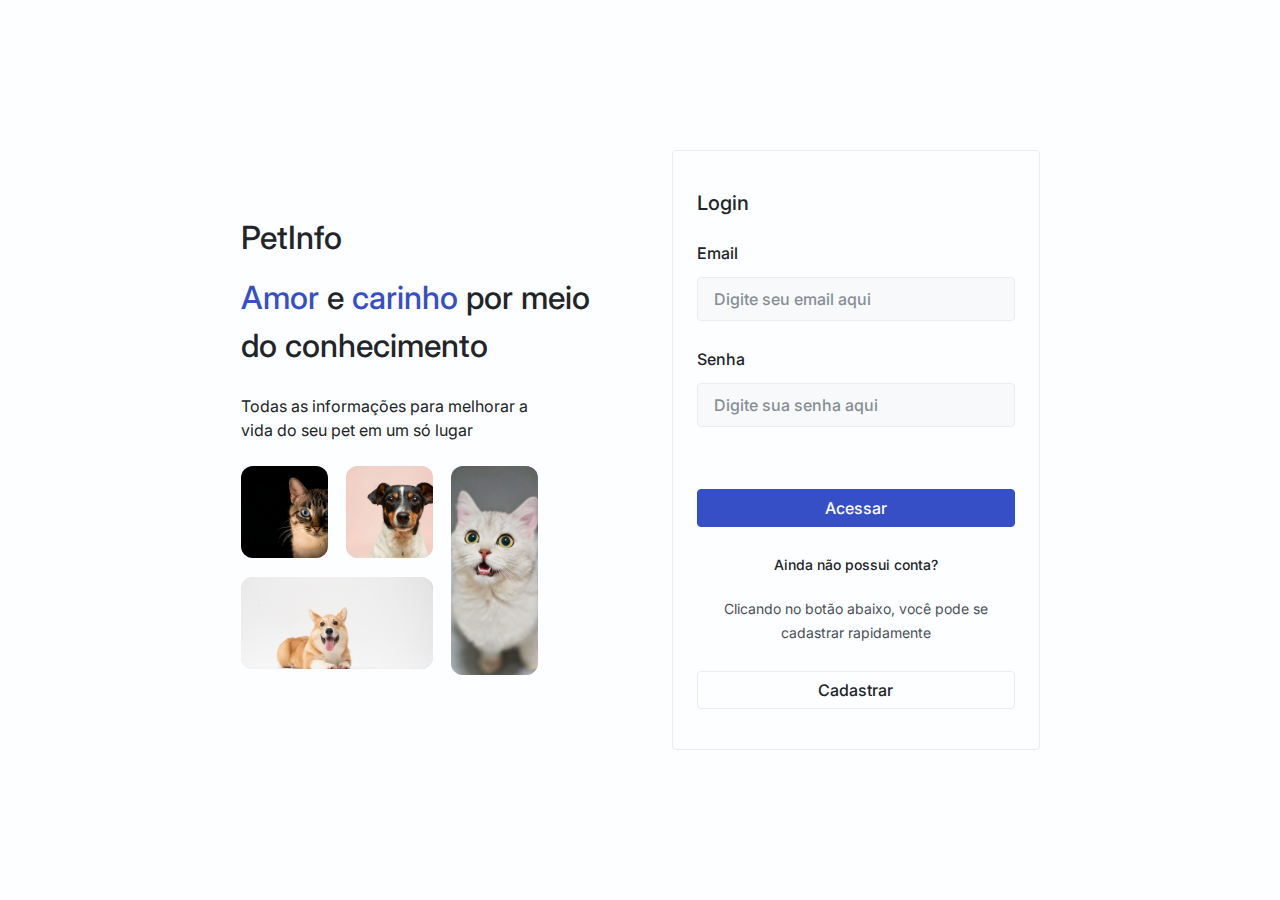
<file: index.html>
<!DOCTYPE html>
<html lang="pt-BR">
  <head>
    <meta charset="UTF-8" />
    <meta http-equiv="X-UA-Compatible" content="IE=edge" />
    <meta name="viewport" content="width=device-width, initial-scale=1.0" />
    <!-- FONTE -->
    <link rel="preconnect" href="https://fonts.googleapis.com" />
    <link rel="preconnect" href="https://fonts.gstatic.com" crossorigin />
    <link
      href="https://fonts.googleapis.com/css2?family=IBM+Plex+Sans:wght@100;200;300;400;500;600;700&family=Inter:wght@100;200;300;400;500;600;700;800;900&display=swap"
      rel="stylesheet"
    />

    <!-- CSS -->
    <link rel="stylesheet" href="./src/styles/reset.css" />
    <link rel="stylesheet" href="./src/styles/globalStyles.css" />
    <link rel="stylesheet" href="./src/styles/index.css" />

    <!-- SCRIPT -->
    <script type="module" defer src="./src/scripts/index.js"></script>

    <title>PetInfo - Página Inicial</title>
  </head>
  <body>
    <main class="main__container--homepage">
      <section class="homepage__container--info">
        <div class="description__container">
          <h1 class="description__container--h1">PetInfo</h1>
          <h2 class="description__container--h2">
            <strong>Amor </strong>e<strong> carinho</strong> por meio do
            conhecimento
          </h2>
          <p class="description__container--p">
            Todas as informações para melhorar a vida do seu pet em um só lugar
          </p>
        </div>
        <div class="petImages__container">
          <img
            class="petImages__container--catSquare"
            src="./src/assets/images/homepage-cat1.svg"
            alt="Cat"
          />
          <img
            class="petImages__container--dogSquare"
            src="./src/assets/images/homepage-dog1.svg"
            alt="Dog"
          />
          <img
            class="petImages__container--catRectangle"
            src="./src/assets/images/homepage-cat2.svg"
            alt="Cat"
          />
          <img
            class="petImages__container--dogRectangle"
            src="./src/assets/images/homepage-dog2.svg"
            alt="Dog"
          />
        </div>
      </section>
      <section class="homepage__container--login">
        <h3 class="login__container--title">Login</h3>
        <form class="login__container--form">
          <div class="form__container--email">
            <label class="form__email--label" for="email">Email</label>
            <input
              class="form__email--input login__input"
              placeholder="Digite seu email aqui"
              type="email"
              name="email"
            />
          </div>
          <div class="form__container--password">
            <label class="form__password--label" for="password">Senha</label>
            <input
              class="form__password--input login__input"
              placeholder="Digite sua senha aqui"
              type="password"
              name="password"
              autocomplete="current-password"
            />
            <p class="form__password--error"></p>
          </div>
          <button class="form__container--loginBtn" type="submit">
            Acessar
          </button>
        </form>
        <div class="login__container--signup">
          <p class="login__container--signupQuestion">
            Ainda não possui conta?
          </p>
          <p class="login__container--signupInstruction">
            Clicando no botão abaixo, você pode se cadastrar rapidamente
          </p>
        </div>
        <a class="login__container--signupBtn" href="./src/pages/register.html">
          Cadastrar
        </a>
      </section>
    </main>
  </body>
</html>
</file>
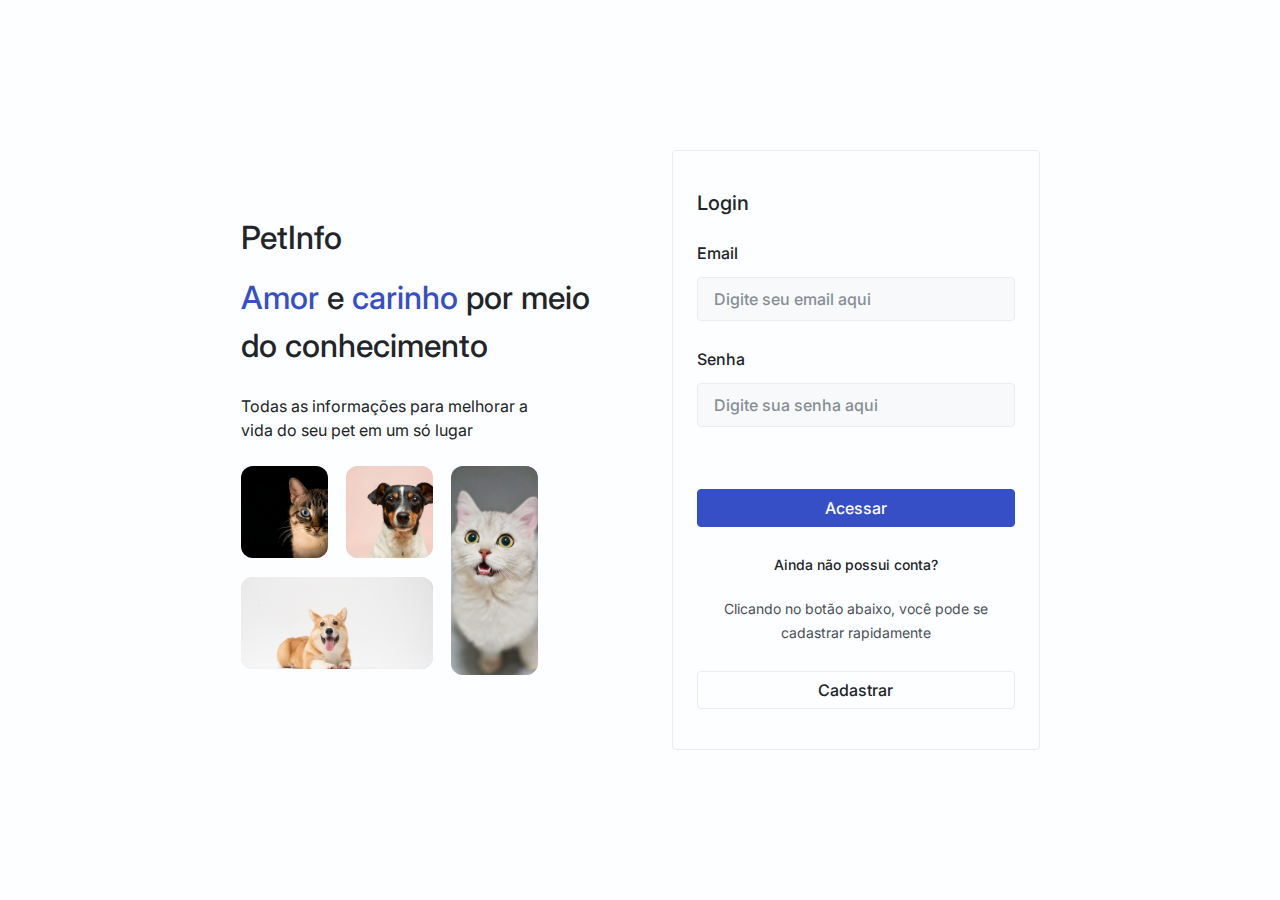
<file: src/pages/dashboard.html>
<!DOCTYPE html>
<html lang="pt-BR">
  <head>
    <meta charset="UTF-8" />
    <meta http-equiv="X-UA-Compatible" content="IE=edge" />
    <meta name="viewport" content="width=device-width, initial-scale=1.0" />
    <!-- FONTE -->
    <link rel="preconnect" href="https://fonts.googleapis.com" />
    <link rel="preconnect" href="https://fonts.gstatic.com" crossorigin />
    <link
      href="https://fonts.googleapis.com/css2?family=IBM+Plex+Sans:wght@100;200;300;400;500;600;700&family=Inter:wght@100;200;300;400;500;600;700;800;900&display=swap"
      rel="stylesheet"
    />

    <!-- CSS -->
    <link rel="stylesheet" href="../styles/reset.css" />
    <link rel="stylesheet" href="../styles/globalStyles.css" />
    <link rel="stylesheet" href="../styles/modal.css" />
    <link rel="stylesheet" href="../styles/dashboard.css" />

    <!-- SCRIPT -->
    <script type="module" defer src="../scripts/dashboard.js"></script>

    <title>PetInfo - Feed</title>
  </head>
  <body>
    <header class="header__container--dashboard">
      <nav class="dashboard__header--nav">
        <h1 class="header__nav--h1">PetInfo</h1>
        <div class="header__nav--userContainer">
          <button class="nav__userContainer--createPostBtn">
            Criar publicação
          </button>
          <img class="nav__userContainer--avatar" />
          <div class="nav__userContainer--logout hidden">
            <h3 class="userContainer__logout--username"></h3>
            <button class="userContainer__logout--button">
              <img
                class="userContainer__logout--iconBtn"
                src="../assets/icons/sign-out-alt.svg"
              />
              <h3 class="userContainer__logout--titleBtn">Sair da conta</h3>
            </button>
          </div>
          <div class="nav__userContainer--after hidden"></div>
        </div>
      </nav>
      <div class="dashboard__header--feedBar">
        <h2>Feed</h2>
      </div>
    </header>
    <main class="main__container--dashboard">
      <ul class="dashboard__container--feedList">
        <!-- <li class="feedList__container--post">
          <div class="post__container--header">
            <div class="header__container--info">
              <div class="header__info--user">
                <img class="header__user--avatar" />
                <h4 class="header__user--name"></h4>
              </div>
              <span class="header__info--space">|</span>
              <small class="header__info--date"></small>
            </div>
            <div class="header__container--buttons">
              <button class="header__buttons--edit"></button>
              <button class="header__buttons--delete"></button>
            </div>
          </div>
          <div class="post__container--content">
            <h1 class="content__container--title"></h1>
            <p class="content__container--text"></p>
            <button class="content__container--openPostBtn"></button>
          </div>
        </li> -->
      </ul>
    </main>
    <dialog class="modal__controller">
      <!-- <div class="modal__container"> MODAL POST
        <div class="modal__container--header">
          <div class="header__container--info">
            <div class="header__info--user">
              <img
                class="header__user--avatar"
              />
              <h4 class="header__user--name"></h4>
            </div>
            <span class="header__info--space">|</span>
            <small class="header__info--date"></small>
          </div>
          <button class="modal__header--closeBtn">X</button>
        </div>
        <div class="modal__container--contentANDpublish">
          <h1 class="content__container--title"></h1>
          <p class="content__container--text"></p>
        </div>
      </div> -->
      <!-- <div class="modal__container"> MODAL PUBLICAÇÃO
        <header class="modal__container--header">
          <h1 class="modal__header--title">Criando novo post</h1>
          <button class="modal__header--closeBtn modal__exit">X</button>
        </header>
        <form class="modal__container--contentANDpublish">
          <div class="modal__publishContainer--title">
            <label class="publish__container--titleLabel" for="title">
              Título do post
            </label>
            <input
              class="publish__container--titleInput"
              placeholder="Digite o título aqui..."
              type="text"
              name="title"
            />
          </div>
          <div class="modal__publishContainer--text">
            <label class="publish__container--textLabel" for="content">
              Conteúdo do post
            </label>
            <textarea
              class="publish__container--textInput"
              placeholder="Digite o conteúdo do post aqui..."
              name="content"
              wrap="soft"
            ></textarea>
          </div>
          <div class="publish__container--buttons">
            <button
              class="modal__container--cancelBtn modal__exit"
              type="reset"
            >
              Cancelar
            </button>
            <button class="modal__container--publishBtn" type="submit">
              Publicar
            </button>
          </div>
        </form>
      </div> -->
      <!-- <div class="modal__container"> MODAL DELETAR
        <header class="modal__container--header">
          <h1 class="modal__header--title">Confirmação de exclusão</h1>
          <button class="modal__header--closeBtn">X</button>
        </header>
        <div class="modal__container--contentANDpublish">
          <h1 class="content__container--title">
            Tem certeza que deseja excluir este post?
          </h1>
          <p class="content__container--text">
            Essa ação não poderá ser desfeita, então pedimos que tenha cautela
            antes de concluir.
          </p>
          <div class="modal__container--buttons">
            <button class="modal__container--cancelBtn">Cancelar</button>
            <button class="modal__container--deleteBtn">
              Sim, excluir este post
            </button>
          </div>
        </div>
      </div> -->
    </dialog>
  </body>
</html>
</file>
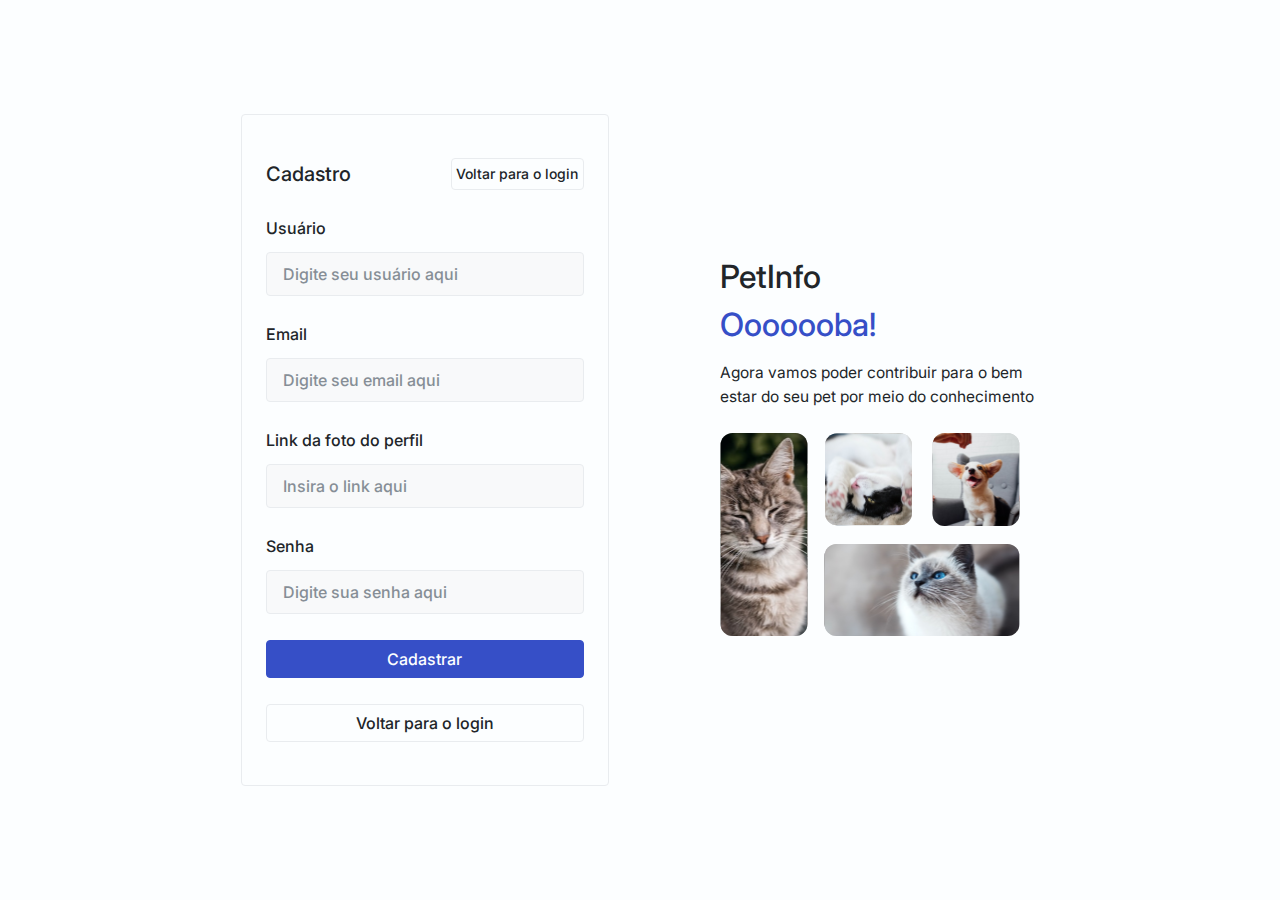
<file: src/pages/register.html>
<!DOCTYPE html>
<html lang="pt-BR">
  <head>
    <meta charset="UTF-8" />
    <meta http-equiv="X-UA-Compatible" content="IE=edge" />
    <meta name="viewport" content="width=device-width, initial-scale=1.0" />
    <!-- FONTE -->
    <link rel="preconnect" href="https://fonts.googleapis.com" />
    <link rel="preconnect" href="https://fonts.gstatic.com" crossorigin />
    <link
      href="https://fonts.googleapis.com/css2?family=IBM+Plex+Sans:wght@100;200;300;400;500;600;700&family=Inter:wght@100;200;300;400;500;600;700;800;900&display=swap"
      rel="stylesheet"
    />

    <!-- CSS -->
    <link rel="stylesheet" href="../styles/reset.css" />
    <link rel="stylesheet" href="../styles/globalStyles.css" />
    <link rel="stylesheet" href="../styles/register.css" />

    <!-- SCRIPT -->
    <script type="module" defer src="../scripts/register.js"></script>

    <title>PetInfo - Cadastro</title>
  </head>
  <body>
    <main class="main__container--register">
      <section class="register__container--signup">
        <div class="signup__container--header">
          <h3 class="signup__header--title">Cadastro</h3>
          <a class="signup__header--returnBtn" href="../../index.html">
            Voltar para o login
          </a>
        </div>
        <form class="signup__container--form">
          <div class="form__container--username">
            <label class="form__username--label" for="username">Usuário</label>
            <input
              class="form__username--input signup__input"
              placeholder="Digite seu usuário aqui"
              type="text"
              name="username"
            />
          </div>
          <div class="form__container--email">
            <label class="form__email--label" for="email">Email</label>
            <input
              class="form__email--input signup__input"
              placeholder="Digite seu email aqui"
              type="email"
              name="email"
            />
          </div>
          <div class="form__container--profilePic">
            <label class="form__profilePic--label" for="profilePic">
              Link da foto do perfil
            </label>
            <input
              class="form__profilePic--input signup__input"
              placeholder="Insira o link aqui"
              type="url"
              name="avatar"
            />
          </div>
          <div class="form__container--password">
            <label class="form__password--label" for="password">Senha</label>
            <input
              class="form__password--input signup__input"
              placeholder="Digite sua senha aqui"
              type="password"
              name="password"
              autocomplete="new-password"
            />
          </div>
          <button class="form__container--signupBtn" type="submit">
            Cadastrar
          </button>
        </form>
        <a class="signup__container--returnBtn" href="../../index.html">
          Voltar para o login
        </a>
      </section>
      <section class="register__container--info">
        <div class="description__container">
          <h1 class="description__container--h1">PetInfo</h1>
          <h2 class="description__container--h2">Ooooooba!</h2>
          <p class="description__container--p">
            Agora vamos poder contribuir para o bem estar do seu pet por meio do
            conhecimento
          </p>
        </div>
        <div class="petImages__container">
          <img
            class="petImages__container--catRectangleY"
            src="../assets/images/register-cat1.svg"
            alt="Cat"
          />
          <img
            class="petImages__container--catSquare"
            src="../assets/images/register-cat2.svg"
            alt="Cat"
          />
          <img
            class="petImages__container--catRectangleX"
            src="../assets/images/register-cat3.svg"
            alt="Dog"
          />
          <img
            class="petImages__container--dogSquare"
            src="../assets/images/register-dog1.svg"
            alt="Dog"
          />
        </div>
      </section>
    </main>
    <!-- <div class="toast__container">
      <span class="toast__container--title">
        <div class="toast__title--icon">
          <img src="../assets/icons/check-solid.svg" />
          <img src="../assets/icons/error.svg" />
        </div>
        <h3 class="toast__title--h3"></h3>
      </span>
      <p class="toast__container--message"><a href="../../index.html"></a></p>
    </div> -->
  </body>
</html>
</file>
<file: src/styles/globalStyles.css>
:root {
  --brand100: #364fc7;
  --brand200: #3b56d9;
  --grey100: #212529;
  --grey200: #343a40;
  --grey300: #495057;
  --grey400: #868e96;
  --grey500: #adb5bd;
  --grey600: #e9ecef;
  --grey700: #f1f3f5;
  --grey800: #f8f9fa;
  --grey900: #fcfeff;
  --alert100: #c73650;
  --alert200: #db3c58;
  --sucess100: #087f5b;
  --radius4: 0.25rem;
  --radius8: 0.5rem;
  --line-height-150: 150%;
}

body {
  font-family: 'IBM Plex Sans', sans-serif;
  height: 100vh;
  width: 100vw;
  background-color: var(--grey900);
  color: var(--grey100);
  line-height: 1.5rem;
  font-weight: 400;
  overflow-x: hidden;
}

.hidden {
  display: none;
}

input,
textarea {
  height: 2.75rem;
  padding: 0.625rem 1rem;
  background-color: var(--grey800);
  border: 1px solid var(--grey600);
  border-radius: var(--radius4);
  color: var(--grey100);
  font-family: inherit;
  font-size: inherit;
  overflow-y: auto;
  scroll-behavior: smooth;
  resize: none;
  outline: none;
}

input::placeholder,
textarea::placeholder {
  color: var(--grey400);
}

input:focus,
textarea:focus {
  background-color: var(--grey900);
  border: 1px solid var(--grey100);
}

input:not(:focus):not(:placeholder-shown):invalid,
textarea:not(:focus):not(:placeholder-shown):invalid {
  background-color: var(--grey800);
  border: 1px solid var(--alert100);
}

.invalid {
  background-color: var(--grey800);
  border: 1px solid var(--alert100);
}

button {
  cursor: pointer;
  height: 2.375rem;
  padding: 0.4375rem 0;
  color: var(--grey900);
  background-color: var(--brand100);
  border: 1px solid var(--brand100);
  border-radius: var(--radius4);
  display: flex;
  justify-content: center;
  align-items: center;
}

button,
h1,
h2,
h3,
h4 {
  font-weight: 500;
}

button:hover {
  background-color: var(--brand200);
  border: 1px solid var(--brand200);
}

a {
  text-decoration: none;
}

/* TOAST */
.toast__container {
  position: absolute;
  bottom: 1.75rem;
  right: 1.0169rem;
  width: 27.625rem;
  padding: 1.3125rem 2rem;
  border-radius: var(--radius4);
  background-color: var(--grey900);
  display: flex;
  flex-direction: column;
  gap: 1.0625rem;
  box-shadow: 0px 4px 30px -12px #00000020;

  animation: toastIn 2s linear;
  z-index: 0;
}

.toast__add {
  opacity: 1;
  transform: translateX(0);
}

.toast__remove {
  animation: toastOut 2s linear;
}

.toast__container--title {
  width: 100%;
  display: flex;
  gap: 0.75rem;
}

.toast__title--icon {
  display: flex;
  justify-content: center;
  align-items: center;
  background-color: var(--sucess100);
  border-radius: 100%;
  width: 1.5rem;
  height: 1.5rem;
}

.toast__title--icon > img {
  width: 0.75rem;
  height: 0.75rem;
}

.toast__title--h3 {
  color: var(--sucess100);
  /* font-weight: 500; */
}

.toast__error--icon {
  background-color: var(--alert100);
}

.toast__error--title {
  color: var(--alert100);
}

.toast__container--message {
  width: 100%;
  color: var(--grey200);
  font-size: 0.875rem;
  line-height: 1.3125rem;
}

.toast__container--message > a {
  color: var(--brand100);
}
.toast__container--message > a:hover {
  color: var(--brand200);
  text-decoration: underline;
}

@keyframes toastIn {
  0% {
    transform: translateX(150%);
    opacity: 0;
  }

  100% {
    transform: translateX(0);
    opacity: 1;
  }
}

@keyframes toastOut {
  0% {
    transform: translateX(0);
    opacity: 1;
  }

  100% {
    transform: translateX(150%);
    opacity: 0;
  }
}
</file>
<file: src/styles/index.css>
.main__container--homepage {
  width: 100%;
  height: 100%;
  display: flex;
  flex-direction: row;
  align-items: center;
  justify-content: center;
  gap: 2.5rem;
}
/* SECTION 1 */
.homepage__container--info {
  height: 29.5625rem;
  width: 24.4375rem;
  display: flex;
  flex-direction: column;
  justify-content: center;
  align-items: flex-start;
  gap: 1.5rem;
}

.description__container {
  width: 100%;
  display: flex;
  flex-direction: column;
  justify-content: center;
  align-items: flex-start;
  gap: 1.5rem;
  font-weight: 600;
  font-size: 2rem;
  line-height: 1.5rem;
}

.description__container--h2 {
  line-height: var(--line-height-150);
}

.description__container--h2 > strong {
  color: var(--brand100);
}

.description__container--p {
  width: 20rem;
  font-weight: 400;
  font-size: 1rem;
}

.petImages__container {
  width: 18.5625rem;
  height: 13.0625rem;
  position: relative;
}

.petImages__container--catSquare {
  position: absolute;
  top: 0;
  left: 0;
}

.petImages__container--dogSquare {
  position: absolute;
  top: 0;
  left: 6.5625rem;
}

.petImages__container--catRectangle {
  position: absolute;
  right: 0;
}

.petImages__container--dogRectangle {
  position: absolute;
  left: 0;
  bottom: 0.375rem;
}

/* SECTION 2 */
.homepage__container--login {
  height: 37.5rem;
  width: 23rem;
  display: flex;
  flex-direction: column;
  justify-content: center;
  align-items: flex-start;
  gap: 1.625rem;
  padding: 2.75rem 1.5rem;
  border: 1px solid var(--grey600);
  border-radius: var(--radius4);
  font-weight: 500;
}

.login__container--title {
  font-size: 1.25rem;
}

.login__container--form {
  width: 100%;
  display: flex;
  flex-direction: column;
  gap: 1.625rem;
}

.form__container--email,
.form__container--password {
  display: flex;
  flex-direction: column;
  gap: 0.75rem;
}

.form__container--password {
  position: relative;
}

.form__password--error {
  font-size: 0.875rem;
  font-weight: 400;
  height: 1.5rem;
}

.form__password--input:not(:focus):not(:placeholder-shown):invalid
  ~ .form__password--error {
  color: var(--alert100);
}

.invalid ~ .form__password--error {
  color: var(--alert100);
}

.login__container--signup {
  width: 100%;
  display: flex;
  flex-direction: column;
  justify-content: center;
  align-items: center;
  gap: 1.25rem;
  font-size: 0.875rem;
}

.login__container--signupInstruction {
  color: var(--grey300);
  font-weight: 400;
  text-align: center;
}

.login__container--signupBtn {
  width: 100%;

  height: 2.375rem;
  padding: 0.4375rem 0;
  font-size: 1rem;
  display: flex;
  justify-content: center;
  align-items: center;
  border: 1px solid var(--grey600);
  border-radius: var(--radius4);
  color: var(--grey100);
}

.login__container--signupBtn:hover {
  background-color: var(--grey800);
}
</file>
<file: src/styles/modal.css>
.modal__controller::backdrop {
  background-color: #1e1e1e80;
}

.modal__controller {
  padding: 2rem 1.5rem;
  margin: 0 auto;
  border: none;
  border-radius: var(--radius8);
  top: 3.125rem;
  z-index: 1;
  /* width: 50rem; */
  width: 50%;
  /* max-height: 44.625rem; */
  max-height: 80%;
  overflow-y: auto;
}

.modal__controller::-webkit-scrollbar {
  width: 0.45rem;
  background: var(--grey600);
  border-radius: var(--radius8);
}

.modal__controller::-webkit-scrollbar-thumb {
  background-color: var(--grey500);
  border-radius: var(--radius4);
}

.modal__container {
  width: 100%;
  height: 100%;
  display: flex;
  flex-direction: column;
  gap: 2.875rem;
  line-height: 150%;
}

.modal__container--header {
  width: 100%;
  height: 2rem;
  display: flex;
  justify-content: space-between;
}

.modal__header--title {
  font-size: 1.25rem;
}

.modal__header--closeBtn {
  padding: 0.3438rem 0.875rem;
  height: 100%;
  background-color: var(--grey700);
  border: solid 1px var(--grey700);
  color: var(--grey400);
  font-weight: 700;
  font-size: 0.875rem;
}

.modal__header--closeBtn:hover {
  background-color: var(--grey600);
  border: solid 1px var(--grey600);
  color: var(--grey300);
}

.modal__container--contentANDpublish {
  width: 100%;
  display: flex;
  flex-direction: column;
  justify-content: center;
  align-items: flex-start;
  gap: 1.25rem;
}

.content__container--title {
  font-size: 1.5rem;
  font-weight: 600;
}

.content__container--text {
  color: var(--grey300);
}

.modal__publishContainer--title,
.modal__publishContainer--text {
  width: 100%;
  display: flex;
  flex-direction: column;
  gap: 0.6875rem;
}

.publish__container--textInput {
  min-height: 7.5rem;
}

.publish__container--textInput::-webkit-scrollbar {
  width: 0.45rem;
  background: var(--grey600);
  border-radius: var(--radius4);
}

.publish__container--textInput::-webkit-scrollbar {
  background-color: var(--grey500);
  border-radius: var(--radius4);
}

.publish__container--buttons,
.modal__container--buttons {
  width: 100%;
  display: flex;
  justify-content: flex-end;
  gap: 1rem;
  margin-top: 1.25rem;
}

.modal__container--buttons {
  justify-content: flex-start;
}

.modal__container--publishBtn,
.modal__container--cancelBtn,
.modal__container--deleteBtn {
  padding: 0 1.25rem;
}

.modal__container--cancelBtn {
  background-color: var(--grey700);
  border: solid 1px var(--grey700);
  color: var(--grey400);
}

.modal__container--cancelBtn:hover {
  background-color: var(--grey600);
  border: solid 1px var(--grey600);
  color: var(--grey300);
}

.modal__container--deleteBtn {
  background-color: var(--alert100);
  border: solid 1px var(--alert100);
}

.modal__container--deleteBtn:hover {
  background-color: var(--alert200);
  border: solid 1px var(--alert200);
}
</file>
<file: src/styles/dashboard.css>
.header__container--dashboard {
  width: 100%;
  height: 14.75rem;
  gap: 4rem;
  display: flex;
  flex-direction: column;
  justify-content: flex-end;
  align-items: center;
}

.dashboard__header--nav {
  display: flex;
  flex-direction: row;
  justify-content: space-between;
  align-items: center;
  width: 50rem;
  height: 2.75rem;
}

.header__nav--h1 {
  font-size: 1.5rem;
}

.header__nav--userContainer {
  display: flex;
  flex-direction: row;
  align-items: center;
  gap: 0.875rem;
  width: fit-content;
  height: 100%;
  position: relative;
}

.nav__userContainer--createPostBtn {
  width: 9.5rem;
}

.nav__userContainer--avatar {
  width: 2.5625rem;
  border: 1px solid var(--brand100);
  border-radius: 100%;
  cursor: pointer;
  z-index: 1;
}

.nav__userContainer--logout {
  position: absolute;
  top: 2.8125rem;
  right: 0;
  width: 13.4375rem;
  height: 7.3125rem;
  border-radius: var(--radius4);
  background-color: var(--grey900);
  z-index: 1;
}

.userContainer__logout--username {
  width: 100%;
  height: 50%;
  display: flex;
  justify-content: center;
  align-items: center;
  border-radius: var(--radius4) var(--radius4) 0 0;
  z-index: 1;
}

.userContainer__logout--button {
  width: 100%;
  height: 50%;
  padding: 0;
  display: flex;
  justify-content: center;
  gap: 1.25rem;
  color: var(--grey400);
  background-color: var(--grey900);
  border: none;
  border-radius: 0 0 var(--radius4) var(--radius4);
}

.userContainer__logout--button:hover {
  background-color: var(--grey700);
  border: none;
}

.userContainer__logout--button:hover > .userContainer__logout--iconBtn,
.userContainer__logout--button:hover > .userContainer__logout--titleBtn,
.userContainer__logout--iconBtn:hover {
  opacity: 1;
  color: var(--grey100);
}

.userContainer__logout--iconBtn {
  opacity: 0.5;
}

.nav__userContainer--after.hidden {
  display: none;
}

.nav__userContainer--after {
  content: '';
  background-color: #00000080;
  background-color: var(--grey100);
  opacity: 0.5;
  height: 100vh;
  width: 100vw;
  display: block;
  position: fixed;
  top: 0;
  left: 0;
  z-index: 0;
}

.dashboard__header--feedBar {
  width: 100%;
  height: 4rem;
  background-color: var(--grey800);
  display: flex;
  justify-content: center;
  align-items: center;
}

.dashboard__header--feedBar > h2 {
  width: 50rem;
  font-size: 1.25rem;
}

.main__container--dashboard {
  width: 100%;
  padding: 2.1875rem 0;
  display: flex;
  justify-content: center;
}

.dashboard__container--feedList {
  width: 50rem;
  display: flex;
  flex-direction: column;
  gap: 4rem;
}

.feedList__container--post {
  width: 100%;
  display: flex;
  flex-direction: column;
  gap: 1.5rem;
}

.post__container--header,
.modal__container--header {
  width: 100%;
  display: flex;
  justify-content: space-between;
  align-items: center;
  font-size: 0.875rem;
}

.header__container--info {
  display: flex;
  align-items: center;
  gap: 0.75rem;
}

.header__info--user {
  display: flex;
  align-items: center;
  gap: 0.5rem;
}

.header__user--avatar {
  width: 2rem;
  border-radius: 100%;
}

.header__info--space {
  font-size: 1.25rem;
  font-weight: 500;
  color: var(--grey600);
}

.header__info--date {
  color: var(--grey400);
}

.header__info--date::first-letter {
  text-transform: capitalize;
}

.header__container--buttons {
  display: flex;
  gap: 0.75rem;
}

.header__buttons--edit,
.header__buttons--delete {
  height: 2rem;
  padding: 0.3438rem 0;
  line-height: 1.3125rem;
}

.header__buttons--edit {
  width: 3.4375rem;
  background-color: transparent;
  border: 1px solid var(--grey600);
  color: var(--grey100);
}

.header__buttons--edit:hover {
  background-color: var(--grey800);
  border: 1px solid var(--grey600);
}

.header__buttons--delete {
  width: 3.75rem;
  background-color: var(--grey700);
  border: 1px solid var(--grey700);
  color: var(--grey400);
}

.header__buttons--delete:hover {
  background-color: var(--grey600);
  border: 1px solid var(--grey600);
  color: var(--grey300);
}

.post__container--content {
  display: flex;
  flex-direction: column;
  justify-content: center;
  align-items: flex-start;
  gap: 1.25rem;
}

.content__container--title {
  font-weight: 600;
  font-size: 1.5rem;
  line-height: 2.25rem;
  text-align: justify;
}

.content__container--text {
  color: var(--grey300);
  text-align: justify;
}

.content__container--openPostBtn {
  height: fit-content;
  padding: 0;
  color: var(--brand100);
  background-color: transparent;
  border: none;
}

.content__container--openPostBtn:hover {
  text-decoration: underline;
  color: var(--brand200);
  background-color: transparent;
  border: none;
}
</file>
<file: src/styles/register.css>
.main__container--register {
  width: 100%;
  height: 100%;
  display: flex;
  flex-direction: row;
  align-items: center;
  justify-content: center;
  gap: 6.9375rem;
}

.register__container--signup {
  height: 42rem;
  width: 23rem;
  display: flex;
  flex-direction: column;
  justify-content: center;
  align-items: flex-start;
  gap: 1.625rem;
  padding: 2.75rem 1.5rem;
  border: 1px solid var(--grey600);
  border-radius: var(--radius4);
  font-weight: 500;
}

.signup__container--header {
  display: flex;
  flex-direction: row;
  justify-content: space-between;
  align-items: center;
  width: 100%;
}

.signup__header--title {
  font-size: 1.25rem;
}

.signup__header--returnBtn,
.signup__container--returnBtn {
  height: 2.375rem;
  padding: 0.4375rem 0;
  font-size: 1rem;
  display: flex;
  justify-content: center;
  align-items: center;
  border: 1px solid var(--grey600);
  border-radius: var(--radius4);
  color: var(--grey100);
}

.signup__header--returnBtn:hover,
.signup__container--returnBtn:hover {
  background-color: var(--grey800);
}

.signup__header--returnBtn {
  height: 2rem;
  padding: 0.3438rem 0;
  width: 8.3125rem;
  font-size: 0.875rem;
}

.signup__container--form {
  width: 100%;
  display: flex;
  flex-direction: column;
  gap: 1.625rem;
}

.form__container--username,
.form__container--email,
.form__container--profilePic,
.form__container--password {
  display: flex;
  flex-direction: column;
  gap: 0.75rem;
}

.signup__container--returnBtn {
  width: 100%;
  height: 2.375rem;
  font-size: 1rem;
}

.register__container--info {
  height: 26.1875rem;
  width: 20rem;
  display: flex;
  flex-direction: column;
  justify-content: center;
  align-items: flex-start;
  gap: 1.5rem;
}

.description__container {
  width: 100%;
  display: flex;
  flex-direction: column;
  justify-content: center;
  align-items: flex-start;
  gap: 1.5rem;
  font-weight: 600;
  font-size: 2rem;
  line-height: 1.5rem;
}

.description__container--h2 {
  color: var(--brand100);
}

.description__container--p {
  width: 100%;
  font-weight: 400;
  font-size: 0.9688rem;
}

.petImages__container {
  width: 18.75rem;
  height: 12.6875rem;
  position: relative;
}

.petImages__container--catRectangleY {
  position: absolute;
  left: 0;
}

.petImages__container--catSquare {
  position: absolute;
  top: 0;
  left: 6.5625rem;
}

.petImages__container--catRectangleX {
  position: absolute;
  right: 0;
  bottom: 0;
}

.petImages__container--dogSquare {
  position: absolute;
  right: 0;
}
</file>
